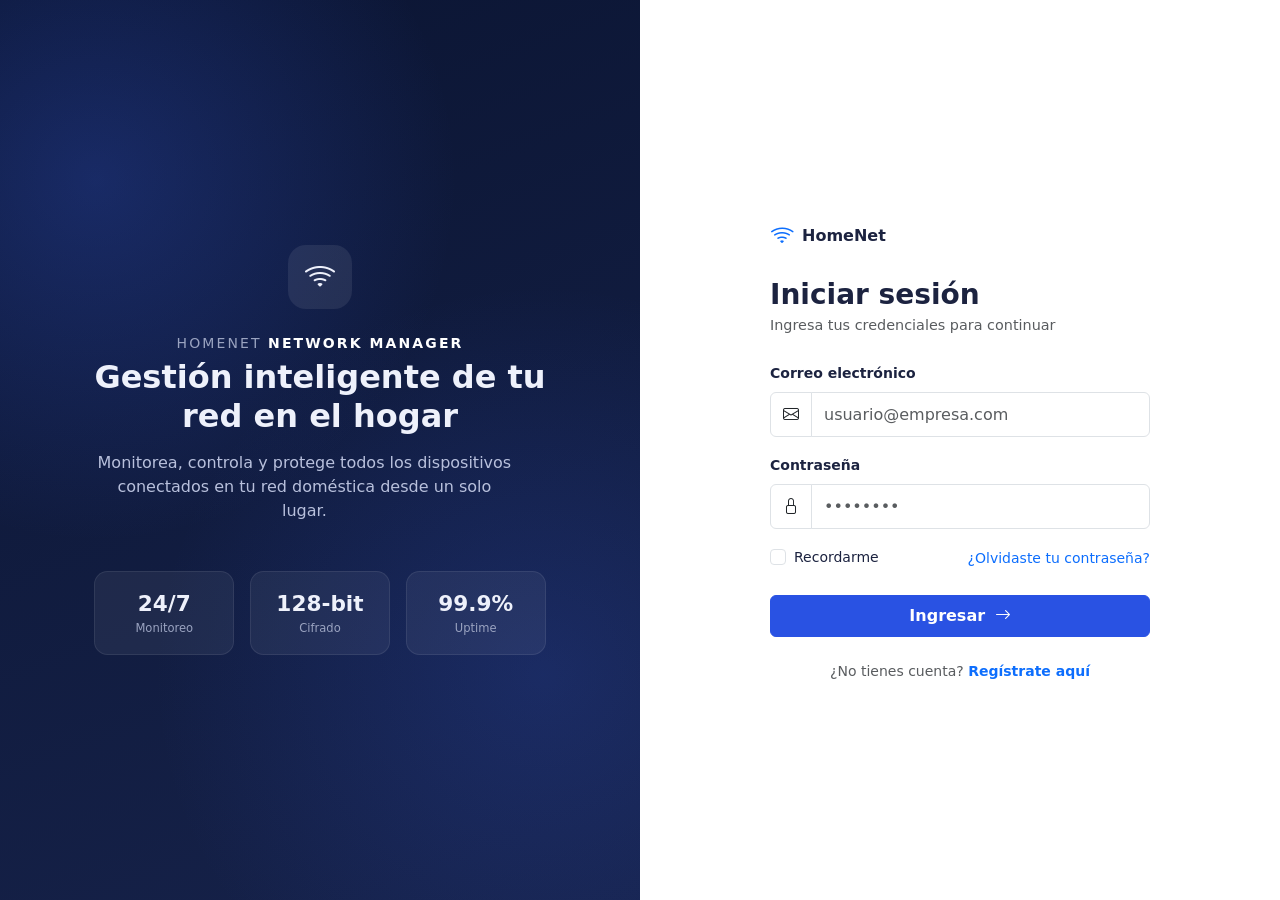
<file: homenet-manager/index.html>
<!DOCTYPE html>
<html lang="es">
<head>
  <meta charset="UTF-8">
  <meta name="viewport" content="width=device-width, initial-scale=1.0">
  <title>HomeNet Manager · Iniciar sesión</title>

  <!-- Bootstrap 5 -->
  <link href="https://cdn.jsdelivr.net/npm/bootstrap@5.3.3/dist/css/bootstrap.min.css" rel="stylesheet">
  <!-- Bootstrap Icons -->
  <link rel="stylesheet" href="https://cdn.jsdelivr.net/npm/bootstrap-icons@1.11.3/font/bootstrap-icons.css">
  <!-- Estilos propios -->
  <link rel="stylesheet" href="assets/css/styles.css">
</head>
<body>

  <div class="row g-0 login-split">
    <!-- Panel izquierdo: hero -->
    <div class="col-lg-6 login-hero d-flex flex-column justify-content-center align-items-center p-5 text-center">
      <div class="position-relative" style="z-index:1;">
        <div class="brand-icon mx-auto mb-4">
          <i class="bi bi-wifi fs-2"></i>
        </div>
        <p class="text-uppercase small mb-1" style="letter-spacing:0.15em; color:#9aa3c0;">
          HomeNet <span class="fw-bold text-white">NETWORK MANAGER</span>
        </p>
        <h1 class="fw-bold mb-3" style="font-size:2rem;">
          Gestión inteligente de tu<br>red en el hogar
        </h1>
        <p class="mb-5" style="color:#b8c0dc; max-width:420px;">
          Monitorea, controla y protege todos los dispositivos conectados
          en tu red doméstica desde un solo lugar.
        </p>

        <div class="row g-3">
          <div class="col-4">
            <div class="login-stat">
              <div class="stat-value">24/7</div>
              <div class="stat-label">Monitoreo</div>
            </div>
          </div>
          <div class="col-4">
            <div class="login-stat">
              <div class="stat-value">128-bit</div>
              <div class="stat-label">Cifrado</div>
            </div>
          </div>
          <div class="col-4">
            <div class="login-stat">
              <div class="stat-value">99.9%</div>
              <div class="stat-label">Uptime</div>
            </div>
          </div>
        </div>
      </div>
    </div>

    <!-- Panel derecho: formulario -->
    <div class="col-lg-6 login-form-side d-flex align-items-center justify-content-center p-4">
      <div style="width:100%; max-width:380px;">
        <div class="d-flex align-items-center gap-2 mb-4">
          <i class="bi bi-wifi fs-4 text-primary"></i>
          <span class="fw-bold">HomeNet</span>
        </div>

        <h3 class="fw-bold mb-1">Iniciar sesión</h3>
        <p class="text-muted mb-4" style="font-size:0.9rem;">Ingresa tus credenciales para continuar</p>

        <form id="loginForm" novalidate>
          <div class="mb-3">
            <label class="form-label small fw-semibold">Correo electrónico</label>
            <div class="input-group">
              <span class="input-group-text bg-white"><i class="bi bi-envelope"></i></span>
              <input type="email" class="form-control" placeholder="usuario@empresa.com" required>
            </div>
          </div>

          <div class="mb-3">
            <label class="form-label small fw-semibold">Contraseña</label>
            <div class="input-group">
              <span class="input-group-text bg-white"><i class="bi bi-lock"></i></span>
              <input type="password" class="form-control" placeholder="••••••••" required>
            </div>
          </div>

          <div class="d-flex justify-content-between align-items-center mb-4">
            <div class="form-check">
              <input class="form-check-input" type="checkbox" id="recordarme">
              <label class="form-check-label small" for="recordarme">Recordarme</label>
            </div>
            <a href="#" class="small text-decoration-none">¿Olvidaste tu contraseña?</a>
          </div>

          <button type="submit" class="btn btn-hn-primary w-100 py-2">
            Ingresar <i class="bi bi-arrow-right ms-1"></i>
          </button>

          <p class="text-center small text-muted mt-4 mb-0">
            ¿No tienes cuenta? <a href="#" class="text-decoration-none fw-semibold">Regístrate aquí</a>
          </p>
        </form>
      </div>
    </div>
  </div>

  <script src="https://cdn.jsdelivr.net/npm/bootstrap@5.3.3/dist/js/bootstrap.bundle.min.js"></script>
  <script src="assets/js/main.js"></script>
</body>
</html>
</file>
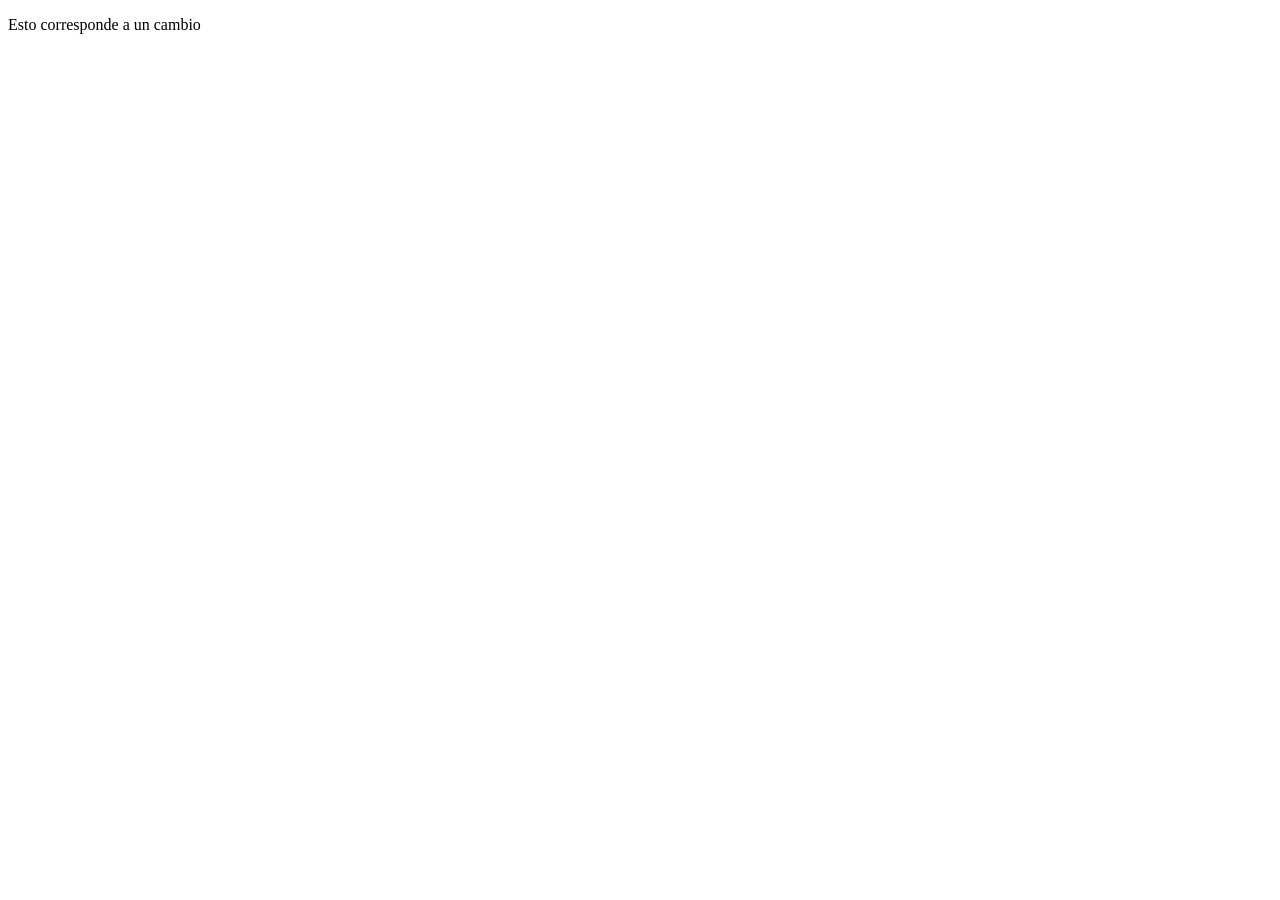
<file: homenet-manager/cambio.html>
<!DOCTYPE html>
<html lang="en">
<head>
    <meta charset="UTF-8">
    <meta name="viewport" content="width=device-width, initial-scale=1.0">
    <title>Document</title>
</head>
<body>
    <p>Esto corresponde a un cambio</p>
</body>
</html>
</file>
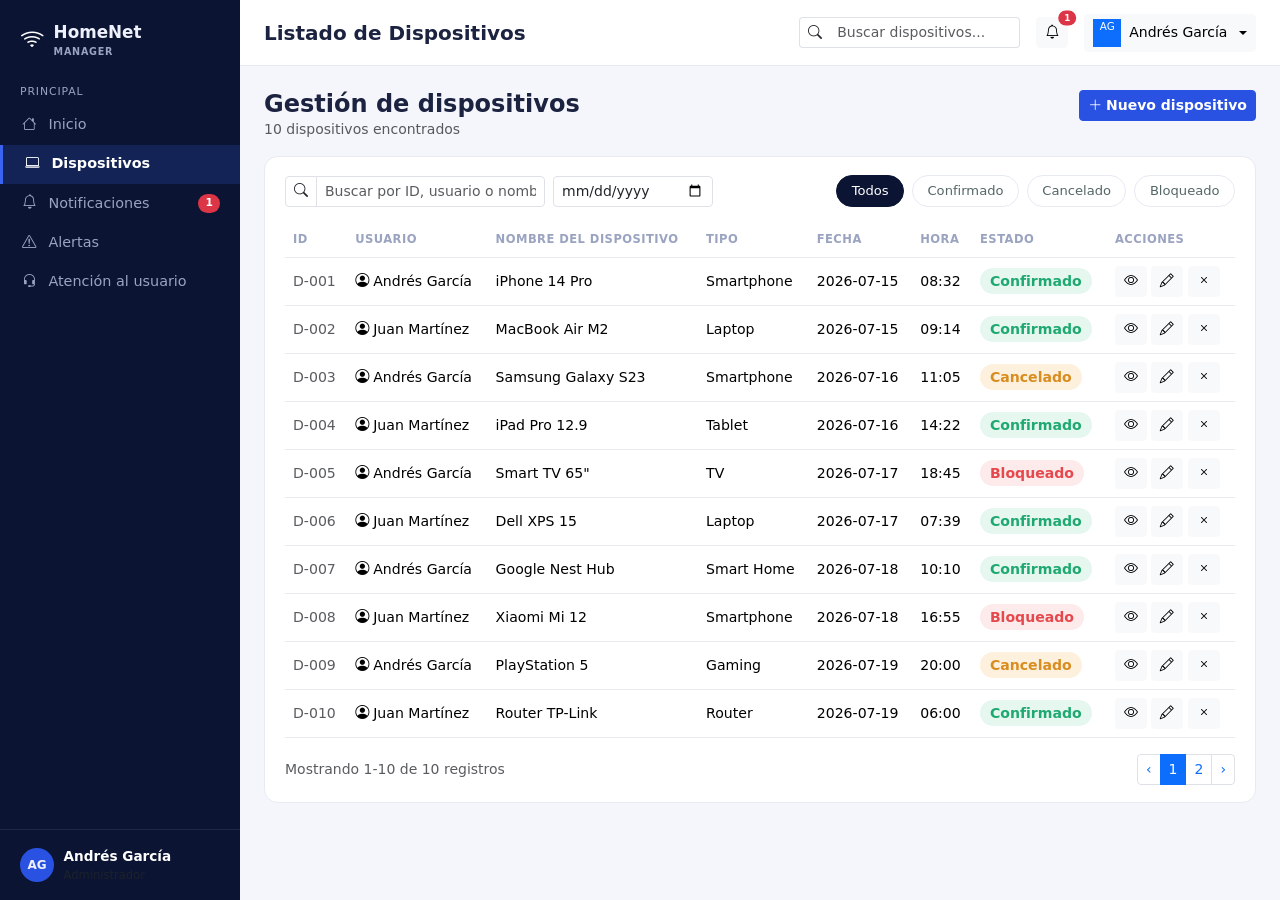
<file: homenet-manager/pages/devices.html>
<!DOCTYPE html>
<html lang="es">
<head>
  <meta charset="UTF-8">
  <meta name="viewport" content="width=device-width, initial-scale=1.0">
  <title>HomeNet Manager · Listado de Dispositivos</title>

  <link href="https://cdn.jsdelivr.net/npm/bootstrap@5.3.3/dist/css/bootstrap.min.css" rel="stylesheet">
  <link rel="stylesheet" href="https://cdn.jsdelivr.net/npm/bootstrap-icons@1.11.3/font/bootstrap-icons.css">
  <link rel="stylesheet" href="../assets/css/styles.css">
</head>
<body>

  <div class="d-flex">
    <nav class="hn-sidebar" id="hn-sidebar"></nav>

    <div class="hn-main">
      <header class="hn-topbar" id="hn-topbar" data-title="Listado de Dispositivos" data-add-button="false"></header>

      <main class="hn-content">
        <div class="d-flex justify-content-between align-items-start mb-3 flex-wrap gap-2">
          <div>
            <h4 class="fw-bold mb-0">Gestión de dispositivos</h4>
            <p class="text-muted small mb-0">10 dispositivos encontrados</p>
          </div>
          <a href="device-new.html" class="btn btn-hn-primary btn-sm">
            <i class="bi bi-plus-lg me-1"></i>Nuevo dispositivo
          </a>
        </div>

        <div class="hn-card">
          <!-- Filtros -->
          <div class="d-flex flex-wrap align-items-center gap-2 mb-3">
            <div class="input-group input-group-sm" style="max-width:260px;">
              <span class="input-group-text bg-white"><i class="bi bi-search"></i></span>
              <input type="text" class="form-control" placeholder="Buscar por ID, usuario o nombre...">
            </div>
            <input type="date" class="form-control form-control-sm" style="max-width:160px;">

            <div class="d-flex gap-2 ms-auto">
              <button class="filter-pill active" data-filter-pill="todos">Todos</button>
              <button class="filter-pill" data-filter-pill="confirmado">Confirmado</button>
              <button class="filter-pill" data-filter-pill="cancelado">Cancelado</button>
              <button class="filter-pill" data-filter-pill="bloqueado">Bloqueado</button>
            </div>
          </div>

          <!-- Tabla -->
          <div class="table-responsive">
            <table class="table table-hn mb-0">
              <thead>
                <tr>
                  <th>ID</th>
                  <th>Usuario</th>
                  <th>Nombre del dispositivo</th>
                  <th>Tipo</th>
                  <th>Fecha</th>
                  <th>Hora</th>
                  <th>Estado</th>
                  <th>Acciones</th>
                </tr>
              </thead>
              <tbody>
                <tr data-row-status="confirmado">
                  <td class="text-muted">D-001</td>
                  <td><i class="bi bi-person-circle me-1"></i>Andrés García</td>
                  <td>iPhone 14 Pro</td>
                  <td>Smartphone</td>
                  <td>2026-07-15</td>
                  <td>08:32</td>
                  <td><span class="badge-confirmado">Confirmado</span></td>
                  <td>
                    <button class="btn btn-sm btn-light"><i class="bi bi-eye"></i></button>
                    <button class="btn btn-sm btn-light"><i class="bi bi-pencil"></i></button>
                    <button class="btn btn-sm btn-light"><i class="bi bi-x"></i></button>
                  </td>
                </tr>
                <tr data-row-status="confirmado">
                  <td class="text-muted">D-002</td>
                  <td><i class="bi bi-person-circle me-1"></i>Juan Martínez</td>
                  <td>MacBook Air M2</td>
                  <td>Laptop</td>
                  <td>2026-07-15</td>
                  <td>09:14</td>
                  <td><span class="badge-confirmado">Confirmado</span></td>
                  <td>
                    <button class="btn btn-sm btn-light"><i class="bi bi-eye"></i></button>
                    <button class="btn btn-sm btn-light"><i class="bi bi-pencil"></i></button>
                    <button class="btn btn-sm btn-light"><i class="bi bi-x"></i></button>
                  </td>
                </tr>
                <tr data-row-status="cancelado">
                  <td class="text-muted">D-003</td>
                  <td><i class="bi bi-person-circle me-1"></i>Andrés García</td>
                  <td>Samsung Galaxy S23</td>
                  <td>Smartphone</td>
                  <td>2026-07-16</td>
                  <td>11:05</td>
                  <td><span class="badge-cancelado">Cancelado</span></td>
                  <td>
                    <button class="btn btn-sm btn-light"><i class="bi bi-eye"></i></button>
                    <button class="btn btn-sm btn-light"><i class="bi bi-pencil"></i></button>
                    <button class="btn btn-sm btn-light"><i class="bi bi-x"></i></button>
                  </td>
                </tr>
                <tr data-row-status="confirmado">
                  <td class="text-muted">D-004</td>
                  <td><i class="bi bi-person-circle me-1"></i>Juan Martínez</td>
                  <td>iPad Pro 12.9</td>
                  <td>Tablet</td>
                  <td>2026-07-16</td>
                  <td>14:22</td>
                  <td><span class="badge-confirmado">Confirmado</span></td>
                  <td>
                    <button class="btn btn-sm btn-light"><i class="bi bi-eye"></i></button>
                    <button class="btn btn-sm btn-light"><i class="bi bi-pencil"></i></button>
                    <button class="btn btn-sm btn-light"><i class="bi bi-x"></i></button>
                  </td>
                </tr>
                <tr data-row-status="bloqueado">
                  <td class="text-muted">D-005</td>
                  <td><i class="bi bi-person-circle me-1"></i>Andrés García</td>
                  <td>Smart TV 65"</td>
                  <td>TV</td>
                  <td>2026-07-17</td>
                  <td>18:45</td>
                  <td><span class="badge-bloqueado">Bloqueado</span></td>
                  <td>
                    <button class="btn btn-sm btn-light"><i class="bi bi-eye"></i></button>
                    <button class="btn btn-sm btn-light"><i class="bi bi-pencil"></i></button>
                    <button class="btn btn-sm btn-light"><i class="bi bi-x"></i></button>
                  </td>
                </tr>
                <tr data-row-status="confirmado">
                  <td class="text-muted">D-006</td>
                  <td><i class="bi bi-person-circle me-1"></i>Juan Martínez</td>
                  <td>Dell XPS 15</td>
                  <td>Laptop</td>
                  <td>2026-07-17</td>
                  <td>07:39</td>
                  <td><span class="badge-confirmado">Confirmado</span></td>
                  <td>
                    <button class="btn btn-sm btn-light"><i class="bi bi-eye"></i></button>
                    <button class="btn btn-sm btn-light"><i class="bi bi-pencil"></i></button>
                    <button class="btn btn-sm btn-light"><i class="bi bi-x"></i></button>
                  </td>
                </tr>
                <tr data-row-status="confirmado">
                  <td class="text-muted">D-007</td>
                  <td><i class="bi bi-person-circle me-1"></i>Andrés García</td>
                  <td>Google Nest Hub</td>
                  <td>Smart Home</td>
                  <td>2026-07-18</td>
                  <td>10:10</td>
                  <td><span class="badge-confirmado">Confirmado</span></td>
                  <td>
                    <button class="btn btn-sm btn-light"><i class="bi bi-eye"></i></button>
                    <button class="btn btn-sm btn-light"><i class="bi bi-pencil"></i></button>
                    <button class="btn btn-sm btn-light"><i class="bi bi-x"></i></button>
                  </td>
                </tr>
                <tr data-row-status="bloqueado">
                  <td class="text-muted">D-008</td>
                  <td><i class="bi bi-person-circle me-1"></i>Juan Martínez</td>
                  <td>Xiaomi Mi 12</td>
                  <td>Smartphone</td>
                  <td>2026-07-18</td>
                  <td>16:55</td>
                  <td><span class="badge-bloqueado">Bloqueado</span></td>
                  <td>
                    <button class="btn btn-sm btn-light"><i class="bi bi-eye"></i></button>
                    <button class="btn btn-sm btn-light"><i class="bi bi-pencil"></i></button>
                    <button class="btn btn-sm btn-light"><i class="bi bi-x"></i></button>
                  </td>
                </tr>
                <tr data-row-status="cancelado">
                  <td class="text-muted">D-009</td>
                  <td><i class="bi bi-person-circle me-1"></i>Andrés García</td>
                  <td>PlayStation 5</td>
                  <td>Gaming</td>
                  <td>2026-07-19</td>
                  <td>20:00</td>
                  <td><span class="badge-cancelado">Cancelado</span></td>
                  <td>
                    <button class="btn btn-sm btn-light"><i class="bi bi-eye"></i></button>
                    <button class="btn btn-sm btn-light"><i class="bi bi-pencil"></i></button>
                    <button class="btn btn-sm btn-light"><i class="bi bi-x"></i></button>
                  </td>
                </tr>
                <tr data-row-status="confirmado">
                  <td class="text-muted">D-010</td>
                  <td><i class="bi bi-person-circle me-1"></i>Juan Martínez</td>
                  <td>Router TP-Link</td>
                  <td>Router</td>
                  <td>2026-07-19</td>
                  <td>06:00</td>
                  <td><span class="badge-confirmado">Confirmado</span></td>
                  <td>
                    <button class="btn btn-sm btn-light"><i class="bi bi-eye"></i></button>
                    <button class="btn btn-sm btn-light"><i class="bi bi-pencil"></i></button>
                    <button class="btn btn-sm btn-light"><i class="bi bi-x"></i></button>
                  </td>
                </tr>
              </tbody>
            </table>
          </div>

          <div class="d-flex justify-content-between align-items-center mt-3">
            <p class="text-muted small mb-0">Mostrando 1-10 de 10 registros</p>
            <nav>
              <ul class="pagination pagination-sm mb-0">
                <li class="page-item"><a class="page-link" href="#">‹</a></li>
                <li class="page-item active"><a class="page-link" href="#">1</a></li>
                <li class="page-item"><a class="page-link" href="#">2</a></li>
                <li class="page-item"><a class="page-link" href="#">›</a></li>
              </ul>
            </nav>
          </div>
        </div>
      </main>
    </div>
  </div>

  <script src="https://cdn.jsdelivr.net/npm/bootstrap@5.3.3/dist/js/bootstrap.bundle.min.js"></script>
  <script src="../assets/js/components.js"></script>
  <script src="../assets/js/main.js"></script>
  <script>
    HN.mountLayout("dispositivos", "");
  </script>
</body>
</html>
</file>
<file: homenet-manager/assets/css/styles.css>
/* ==========================================================================
   HomeNet Manager — Estilos globales
   Paleta basada en las capturas de referencia (prototipos.pdf)
   ========================================================================== */

:root {
  --hn-navy-900: #0b1533;   /* sidebar / fondo login oscuro */
  --hn-navy-800: #101c3f;
  --hn-navy-700: #16224a;
  --hn-blue-600: #2952e3;   /* botón primario / acentos */
  --hn-blue-500: #3b63f0;
  --hn-blue-100: #e8edfd;
  --hn-text-light: #eef1fb;
  --hn-text-muted: #9aa3c0;
  --hn-bg-app: #f4f6fb;
  --hn-border: #e7eaf3;
  --hn-green: #1fa971;
  --hn-green-bg: #e5f7ef;
  --hn-red: #e5484d;
  --hn-red-bg: #fdeaea;
  --hn-orange: #d98c1f;
  --hn-orange-bg: #fdf1de;
  --hn-radius: 0.85rem;
}

body {
  background-color: var(--hn-bg-app);
  font-family: "Segoe UI", "Inter", system-ui, -apple-system, sans-serif;
  color: #1c2340;
}

/* ---------- Login ---------- */
.login-split {
  min-height: 100vh;
}

.login-hero {
  background: linear-gradient(160deg, var(--hn-navy-900) 0%, var(--hn-navy-700) 100%);
  color: var(--hn-text-light);
  position: relative;
  overflow: hidden;
}

.login-hero::before {
  content: "";
  position: absolute;
  inset: 0;
  background-image: radial-gradient(circle at 15% 20%, rgba(59, 99, 240, 0.25), transparent 40%),
                    radial-gradient(circle at 85% 75%, rgba(59, 99, 240, 0.18), transparent 45%);
  pointer-events: none;
}

.login-hero .brand-icon {
  width: 64px;
  height: 64px;
  border-radius: 18px;
  background: rgba(255, 255, 255, 0.08);
  display: flex;
  align-items: center;
  justify-content: center;
}

.login-stat {
  background: rgba(255, 255, 255, 0.06);
  border: 1px solid rgba(255, 255, 255, 0.08);
  border-radius: var(--hn-radius);
  padding: 1rem;
  text-align: center;
}

.login-stat .stat-value {
  font-size: 1.35rem;
  font-weight: 700;
}

.login-stat .stat-label {
  font-size: 0.72rem;
  color: var(--hn-text-muted);
}

.login-form-side {
  background: #ffffff;
}

.login-form-side .form-control {
  padding-top: 0.6rem;
  padding-bottom: 0.6rem;
}

.btn-hn-primary {
  background-color: var(--hn-blue-600);
  border-color: var(--hn-blue-600);
  color: #fff;
  font-weight: 600;
}

.btn-hn-primary:hover,
.btn-hn-primary:focus {
  background-color: var(--hn-blue-500);
  border-color: var(--hn-blue-500);
  color: #fff;
}

/* ---------- Layout con sidebar ---------- */
.hn-sidebar {
  background-color: var(--hn-navy-900);
  color: var(--hn-text-light);
  min-height: 100vh;
  width: 240px;
  flex-shrink: 0;
  display: flex;
  flex-direction: column;
  justify-content: space-between;
  position: sticky;
  top: 0;
}

.hn-sidebar .brand {
  padding: 1.25rem 1.25rem 1rem;
  font-weight: 700;
  font-size: 1.05rem;
  display: flex;
  align-items: center;
  gap: 0.6rem;
}

.hn-sidebar .brand small {
  display: block;
  font-size: 0.6rem;
  letter-spacing: 0.08em;
  color: var(--hn-text-muted);
  font-weight: 600;
}

.hn-sidebar .nav-section-label {
  font-size: 0.68rem;
  letter-spacing: 0.08em;
  color: var(--hn-text-muted);
  padding: 0 1.25rem;
  margin-top: 0.5rem;
  margin-bottom: 0.35rem;
}

.hn-sidebar .nav-link {
  color: var(--hn-text-muted);
  font-size: 0.9rem;
  padding: 0.55rem 1.25rem;
  border-radius: 0;
  display: flex;
  align-items: center;
  gap: 0.65rem;
}

.hn-sidebar .nav-link i {
  width: 18px;
  text-align: center;
}

.hn-sidebar .nav-link:hover {
  color: #fff;
  background-color: rgba(255, 255, 255, 0.05);
}

.hn-sidebar .nav-link.active {
  color: #fff;
  background-color: rgba(59, 99, 240, 0.18);
  border-left: 3px solid var(--hn-blue-500);
  font-weight: 600;
}

.hn-sidebar .sidebar-user {
  border-top: 1px solid rgba(255, 255, 255, 0.08);
  padding: 1rem 1.25rem;
  display: flex;
  align-items: center;
  gap: 0.6rem;
  font-size: 0.85rem;
}

.hn-sidebar .avatar-circle {
  width: 34px;
  height: 34px;
  border-radius: 50%;
  background: var(--hn-blue-600);
  display: flex;
  align-items: center;
  justify-content: center;
  font-weight: 700;
  font-size: 0.75rem;
  flex-shrink: 0;
}

.hn-main {
  flex: 1;
  min-width: 0;
}

.hn-topbar {
  background-color: #fff;
  border-bottom: 1px solid var(--hn-border);
  padding: 0.85rem 1.5rem;
  display: flex;
  align-items: center;
  justify-content: space-between;
  gap: 1rem;
}

.hn-topbar h5 {
  margin: 0;
  font-weight: 700;
}

.hn-topbar .search-box {
  max-width: 260px;
}

.hn-content {
  padding: 1.5rem;
}

/* ---------- Cards / stats ---------- */
.hn-card {
  background: #fff;
  border: 1px solid var(--hn-border);
  border-radius: var(--hn-radius);
  padding: 1.1rem 1.25rem;
}

.hn-stat-icon {
  width: 42px;
  height: 42px;
  border-radius: 12px;
  display: flex;
  align-items: center;
  justify-content: center;
  font-size: 1.1rem;
}

.hn-stat-value {
  font-size: 1.6rem;
  font-weight: 700;
  line-height: 1.1;
}

.hn-stat-label {
  font-size: 0.78rem;
  color: var(--hn-text-muted);
  font-weight: 600;
}

.hn-stat-sub {
  font-size: 0.72rem;
  color: #9aa3c0;
}

/* ---------- Badges de estado ---------- */
.badge-confirmado {
  background-color: var(--hn-green-bg);
  color: var(--hn-green);
  font-weight: 600;
  padding: 0.35em 0.7em;
  border-radius: 50px;
}

.badge-cancelado {
  background-color: var(--hn-orange-bg);
  color: var(--hn-orange);
  font-weight: 600;
  padding: 0.35em 0.7em;
  border-radius: 50px;
}

.badge-bloqueado {
  background-color: var(--hn-red-bg);
  color: var(--hn-red);
  font-weight: 600;
  padding: 0.35em 0.7em;
  border-radius: 50px;
}

/* ---------- Tablas ---------- */
.table-hn thead th {
  font-size: 0.72rem;
  text-transform: uppercase;
  letter-spacing: 0.04em;
  color: var(--hn-text-muted);
  border-bottom: 1px solid var(--hn-border);
  font-weight: 700;
}

.table-hn td {
  vertical-align: middle;
  font-size: 0.88rem;
}

.table-hn tr {
  border-bottom: 1px solid var(--hn-border);
}

/* ---------- Filtros pill ---------- */
.filter-pill {
  border-radius: 50px;
  border: 1px solid var(--hn-border);
  background: #fff;
  color: #566;
  font-size: 0.82rem;
  padding: 0.35rem 0.9rem;
}

.filter-pill.active {
  background-color: var(--hn-navy-900);
  color: #fff;
  border-color: var(--hn-navy-900);
}

/* ---------- Formulario nuevo dispositivo ---------- */
.form-card-header {
  background: linear-gradient(135deg, var(--hn-navy-900), var(--hn-navy-700));
  color: #fff;
  border-radius: var(--hn-radius) var(--hn-radius) 0 0;
  padding: 1.1rem 1.4rem;
  display: flex;
  align-items: center;
  gap: 0.75rem;
}

.form-status-option {
  border: 1px solid var(--hn-border);
  border-radius: 0.5rem;
  padding: 0.45rem 1rem;
  font-size: 0.85rem;
  font-weight: 600;
  cursor: pointer;
  color: #566;
}

.form-status-option.selected-confirmado {
  border-color: var(--hn-green);
  color: var(--hn-green);
  background: var(--hn-green-bg);
}

.form-label-hn {
  font-size: 0.72rem;
  text-transform: uppercase;
  letter-spacing: 0.04em;
  font-weight: 700;
  color: #566;
}

@media (max-width: 991.98px) {
  .hn-sidebar {
    position: fixed;
    left: -240px;
    z-index: 1040;
    transition: left 0.2s ease;
  }
  .hn-sidebar.show {
    left: 0;
  }
}
</file>
